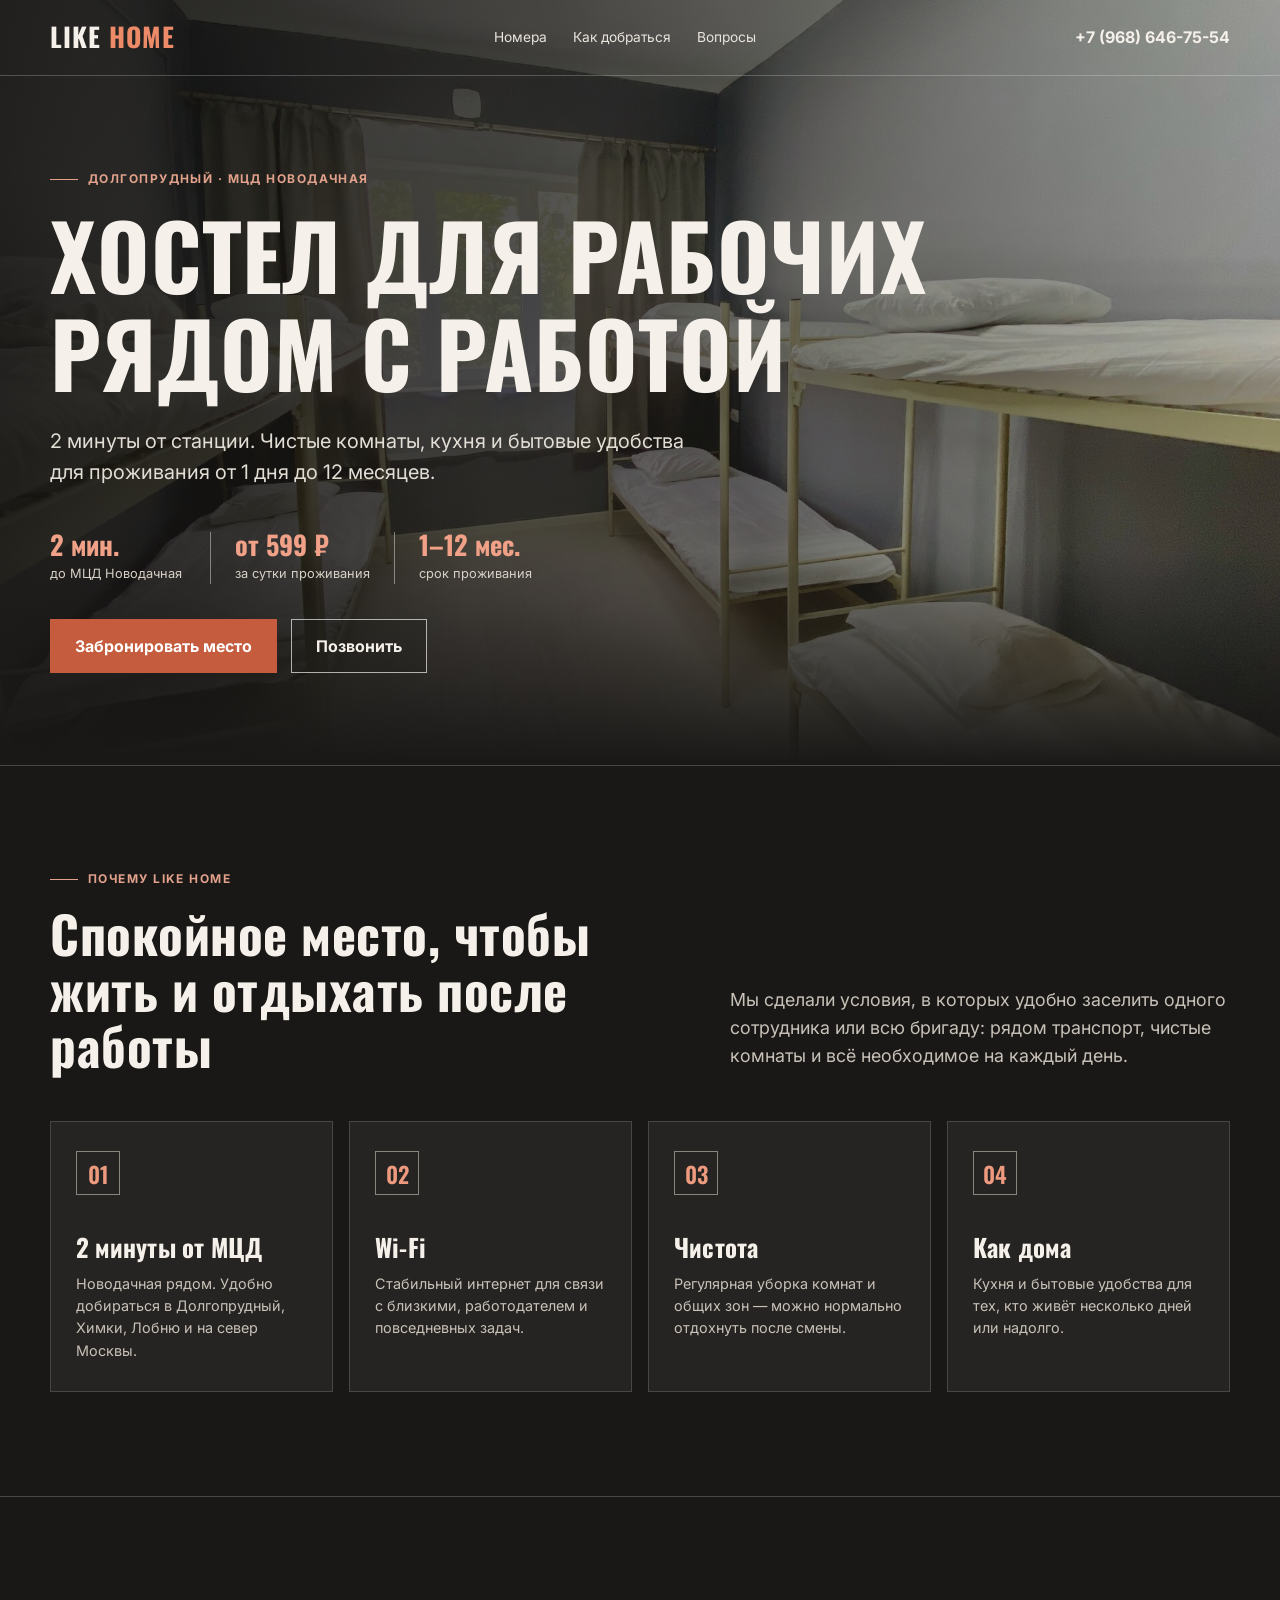
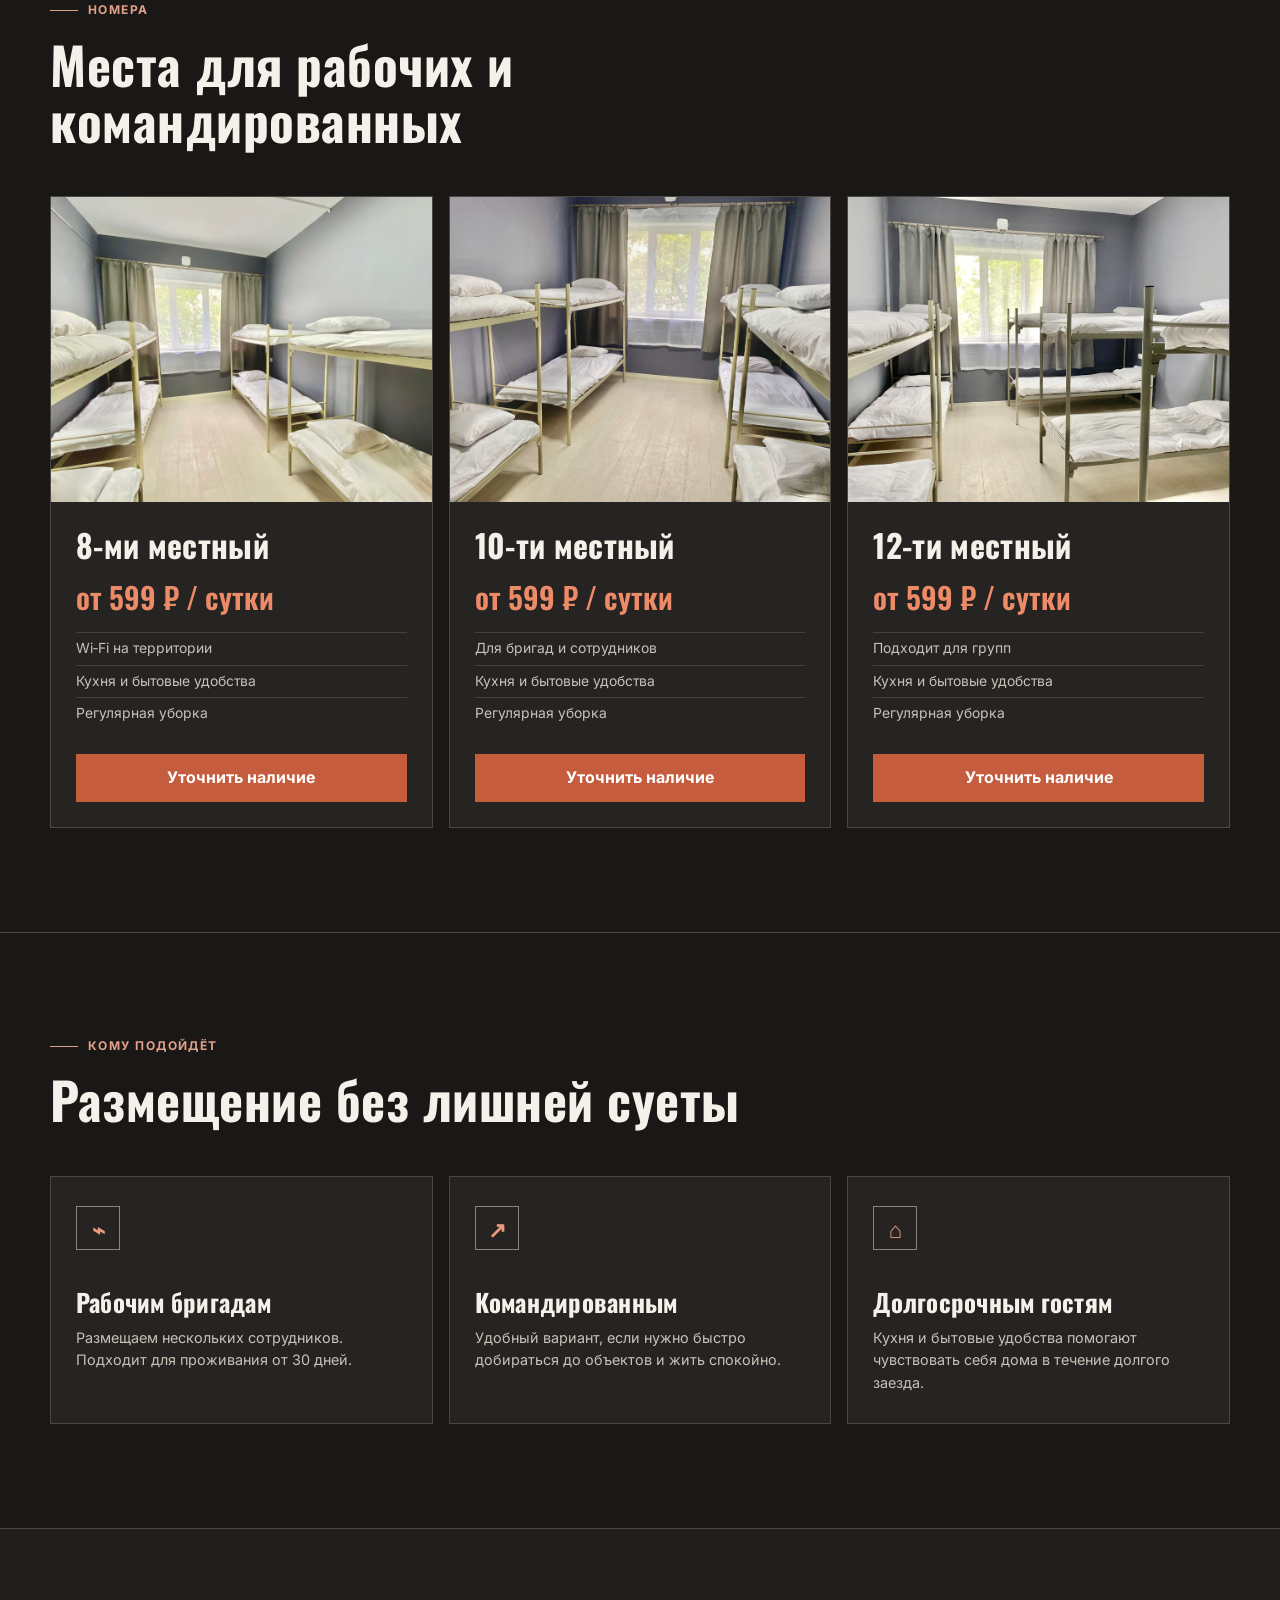
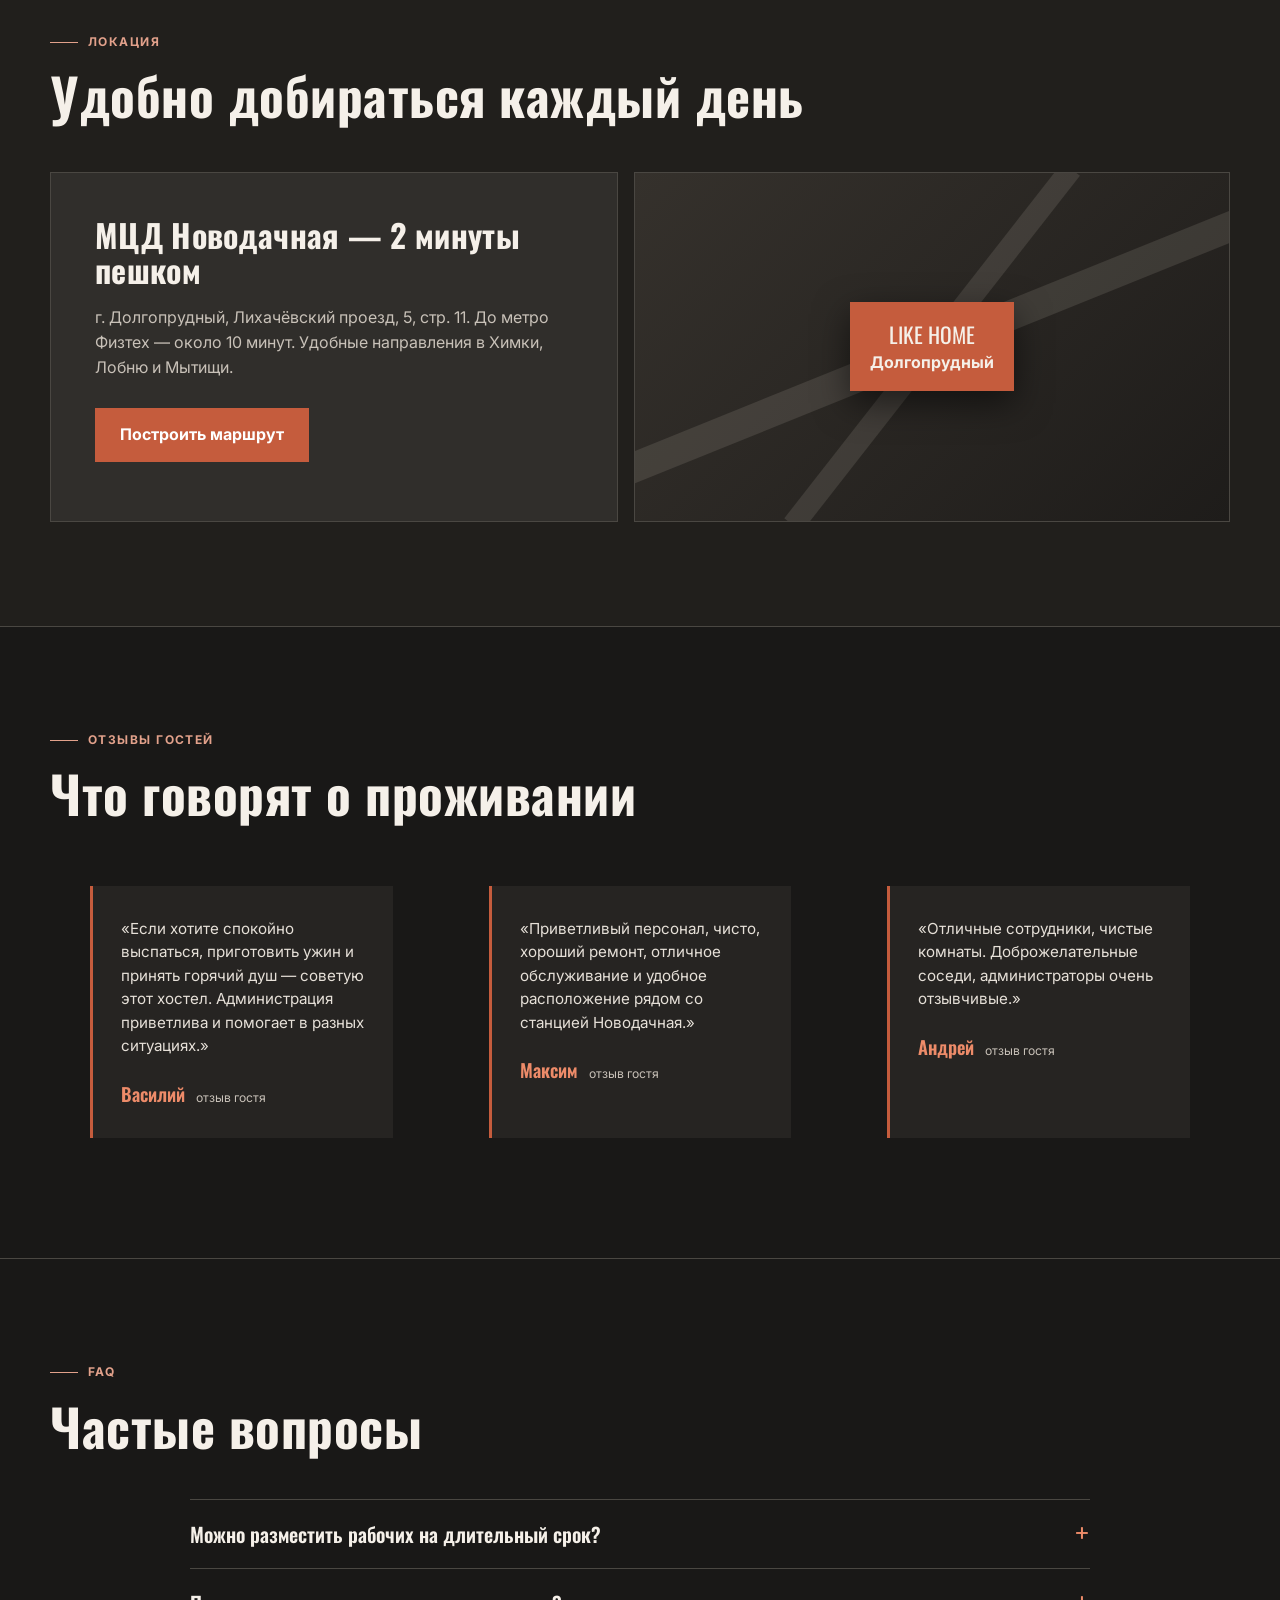
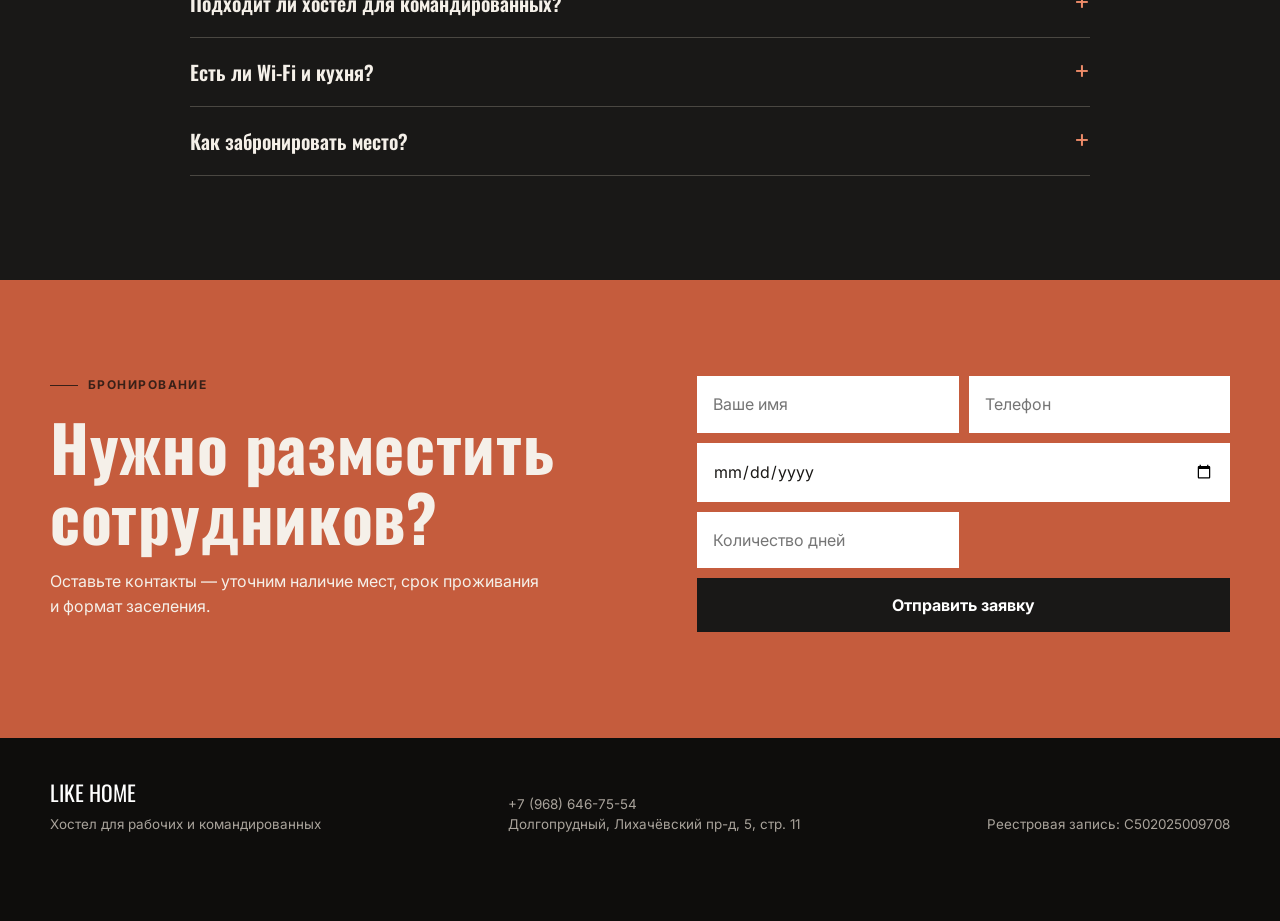
<file: index.html>
<!doctype html>
<html lang="ru">
<head>
  <meta charset="utf-8">
  <meta name="viewport" content="width=device-width, initial-scale=1">
  <meta name="theme-color" content="#191817">
  <meta name="description" content="Like Home — хостел для рабочих и командированных в Долгопрудном, в 2 минутах от МЦД Новодачная. От 599 ₽ в сутки.">
  <title>Like Home — хостел для рабочих у МЦД Новодачная</title>
  <link rel="preconnect" href="https://fonts.googleapis.com">
  <link rel="preconnect" href="https://fonts.gstatic.com" crossorigin>
  <link href="https://fonts.googleapis.com/css2?family=Inter:wght@400;500;600;700&family=Oswald:wght@500;600;700&display=swap" rel="stylesheet">
  <script type="application/ld+json">
  {"@context":"https://schema.org","@type":"LodgingBusiness","name":"Like Home","telephone":"+7 (968) 646-75-54","priceRange":"от 599 ₽/сутки","address":{"@type":"PostalAddress","streetAddress":"Лихачёвский проезд, 5, стр. 11","addressLocality":"Долгопрудный","addressRegion":"Московская область","addressCountry":"RU"}}
  </script>
  <style>
    :root{--ink:#191817;--ink-2:#262422;--card:#302e2b;--line:#4a4742;--paper:#f5f0e9;--muted:#c8c1b8;--accent:#c55c3d;--accent-hi:#df7655;--max:1180px}
    *{box-sizing:border-box} html{scroll-behavior:smooth} body{margin:0;background:var(--ink);color:var(--paper);font-family:Inter,Arial,sans-serif;line-height:1.55} a{color:inherit;text-decoration:none} img{display:block;max-width:100%} button,input{font:inherit}
    .wrap{width:min(calc(100% - 40px),var(--max));margin:auto}.eyebrow{display:flex;align-items:center;gap:10px;color:#e2a18b;font-size:.75rem;font-weight:700;letter-spacing:.12em;text-transform:uppercase;margin:0 0 16px}.eyebrow:before{content:"";width:28px;height:1px;background:currentColor}h1,h2,h3{font-family:Oswald,Impact,sans-serif;letter-spacing:.01em;line-height:1.1;margin:0}h2{font-size:clamp(2rem,4vw,3.35rem);max-width:760px}p{margin:0}.section{padding:104px 0;border-top:1px solid var(--line)}
    .header{height:76px;position:absolute;z-index:2;left:0;right:0;border-bottom:1px solid rgba(255,255,255,.22)}.nav{height:100%;display:flex;align-items:center;justify-content:space-between;gap:24px}.brand{font-family:Oswald,sans-serif;font-size:1.65rem;font-weight:700;letter-spacing:.04em}.brand b{color:#ed8b69}.nav__links{display:flex;gap:26px;align-items:center;color:#e9e4dc;font-size:.86rem}.nav__links a:hover{color:#fff}.nav__phone{font-weight:700;white-space:nowrap}
    .hero{min-height:760px;display:flex;align-items:end;position:relative;isolation:isolate;background:linear-gradient(90deg,rgba(17,16,15,.91) 0%,rgba(17,16,15,.72) 43%,rgba(17,16,15,.27)),url('8.jpg') center/cover}.hero:after{content:"";position:absolute;inset:0;z-index:-1;background:linear-gradient(0deg,var(--ink),transparent 28%)}.hero__inner{padding:170px 0 92px}.hero h1{font-size:clamp(3.2rem,7vw,6.6rem);max-width:920px;text-transform:uppercase}.hero__lead{margin-top:24px;max-width:650px;font-size:clamp(1rem,1.7vw,1.25rem);color:#e2ddd5}.hero__facts{display:flex;flex-wrap:wrap;gap:0;margin:44px 0 35px}.fact{border-left:1px solid rgba(255,255,255,.42);padding:0 24px;min-width:160px}.fact:first-child{padding-left:0;border:0}.fact strong{display:block;font:700 1.65rem/1 Oswald,sans-serif;color:#f0a187}.fact span{display:block;color:#d7d0c7;font-size:.8rem;margin-top:6px}.actions{display:flex;gap:14px;flex-wrap:wrap}.btn{min-height:54px;padding:0 24px;display:inline-flex;align-items:center;justify-content:center;border:1px solid transparent;font-weight:700;cursor:pointer;transition:.2s}.btn--main{background:var(--accent);color:#fff}.btn--main:hover{background:var(--accent-hi);transform:translateY(-2px)}.btn--line{border-color:rgba(255,255,255,.65);background:rgba(25,24,23,.25)}.btn--line:hover{background:#fff;color:var(--ink)}
    .intro{display:grid;grid-template-columns:1.1fr .9fr;gap:68px;align-items:end}.intro p:last-child{font-size:1.12rem;color:var(--muted);padding-bottom:4px}.grid{display:grid;gap:16px;margin-top:48px}.benefits{grid-template-columns:repeat(4,1fr)}.tile{background:var(--ink-2);border:1px solid var(--line);padding:29px 25px;min-height:245px}.tile__icon{width:44px;height:44px;display:grid;place-items:center;border:1px solid #8b857e;color:#ee9a7e;font:600 1.4rem Oswald,sans-serif;margin-bottom:38px}.tile h3{font-size:1.55rem}.tile p{color:var(--muted);font-size:.9rem;margin-top:12px}
    .rooms{grid-template-columns:repeat(3,1fr)}.room{background:var(--ink-2);border:1px solid var(--line);overflow:hidden}.room__photo{aspect-ratio:1.25;overflow:hidden}.room__photo img{width:100%;height:100%;object-fit:cover;transition:transform .5s}.room:hover img{transform:scale(1.04)}.room__body{padding:25px}.room__body h3{font-size:2rem}.price{font:600 1.85rem Oswald,sans-serif;color:#ed8b69;margin:13px 0}.room ul{list-style:none;padding:0;margin:0 0 24px;color:var(--muted);font-size:.87rem}.room li{padding:5px 0;border-top:1px solid #44413d}.room .btn{width:100%;min-height:48px}
    .audience{grid-template-columns:repeat(3,1fr)}.audience .tile{min-height:205px}.location{background:#211f1c}.location__grid{display:grid;grid-template-columns:1fr 1.05fr;gap:16px;margin-top:48px}.location__text{padding:44px;background:var(--card);border:1px solid var(--line)}.location__text h3{font-size:2rem}.location__text p{color:var(--muted);margin:18px 0 28px}.map{min-height:350px;background:linear-gradient(135deg,#35312c,#1e1c1a);border:1px solid var(--line);display:grid;place-items:center;position:relative;overflow:hidden}.map:before,.map:after{content:"";position:absolute;background:rgba(229,216,200,.12);transform:rotate(-22deg)}.map:before{width:130%;height:30px}.map:after{height:130%;width:22px;transform:rotate(38deg)}.map__pin{z-index:1;text-align:center;background:var(--accent);padding:16px 20px;font-weight:700;box-shadow:0 12px 35px #0008}.map__pin span{display:block;font:1.35rem Oswald,sans-serif}
    .reviews{grid-template-columns:repeat(3,1fr)}.quote{background:var(--ink-2);padding:31px 28px;border-left:3px solid var(--accent)}.quote p{color:#e6e0d8;font-size:.95rem}.quote footer{font:600 1.15rem Oswald,sans-serif;color:#ed8b69;margin-top:22px}.quote small{font:400 .76rem Inter,sans-serif;color:var(--muted);margin-left:6px}.faq{max-width:900px;margin:45px auto 0}.faq details{border-top:1px solid var(--line);padding:19px 0}.faq details:last-child{border-bottom:1px solid var(--line)}.faq summary{font:600 1.25rem Oswald,sans-serif;cursor:pointer;list-style:none;display:flex;justify-content:space-between;gap:20px}.faq summary:after{content:'+';font:1.55rem/1 Inter,sans-serif;color:#ed8b69}.faq details[open] summary:after{content:'−'}.faq p{color:var(--muted);padding:14px 36px 2px 0}
    .cta{padding:96px 0;background:var(--accent)}.cta__inner{display:grid;grid-template-columns:1fr .9fr;gap:55px;align-items:start}.cta h2{font-size:clamp(2.5rem,5vw,4.5rem)}.form{display:grid;grid-template-columns:1fr 1fr;gap:10px}.form input{min-width:0;border:1px solid rgba(255,255,255,.55);background:#fff;color:#1a1816;padding:15px}.form .wide{grid-column:1/-1}.form .btn{background:var(--ink);color:#fff}.form .btn:hover{background:#000}.form__status{grid-column:1/-1;font-size:.85rem}.footer{padding:38px 0 86px;background:#0e0d0c;color:#a9a39b;font-size:.84rem}.footer__inner{display:flex;gap:24px;justify-content:space-between;align-items:flex-end}.footer strong{display:block;color:#fff;font:1.35rem Oswald,sans-serif;margin-bottom:6px}.mobile-cta{display:none}
    @media screen and (max-width: 800px){.wrap{width:min(calc(100% - 32px),var(--max))}.nav__links,.nav__phone{display:none}.header{height:64px}.hero{min-height:720px;background-position:57% center}.hero__inner{padding:130px 0 76px}.hero h1{font-size:3.35rem}.hero__facts{margin:32px 0}.fact{padding:0 14px;min-width:105px}.fact strong{font-size:1.35rem}.intro,.location__grid,.cta__inner{grid-template-columns:1fr;gap:30px}.benefits,.rooms,.audience,.reviews{grid-template-columns:1fr}.section{padding:72px 0}.grid{margin-top:32px}.tile{min-height:auto}.tile__icon{margin-bottom:25px}.location__text{padding:30px}.map{min-height:245px}.cta{padding:70px 0}.footer{padding-bottom:100px}.footer__inner{display:block}.footer__inner>*+*{margin-top:18px}.mobile-cta{display:block;position:fixed;z-index:4;bottom:0;left:0;right:0;padding:10px 16px;background:#141311ee;border-top:1px solid #555}.mobile-cta .btn{width:100%}}
    @media screen and (max-width: 440px){.hero h1{font-size:2.85rem}.hero__facts{gap:14px}.fact{border:0;padding:0}.fact:not(:first-child){border-left:1px solid #aaa;padding-left:14px}.actions .btn{width:100%}.form{grid-template-columns:1fr}.form .wide{grid-column:auto}}
  </style>
</head>
<body>
  <header class="header"><div class="wrap nav"><a class="brand" href="#top">LIKE <b>HOME</b></a><nav class="nav__links" aria-label="Навигация"><a href="#rooms">Номера</a><a href="#location">Как добраться</a><a href="#faq">Вопросы</a></nav><a class="nav__phone" href="tel:+79686467554">+7 (968) 646-75-54</a></div></header>
  <main id="top">
    <section class="hero"><div class="wrap hero__inner"><p class="eyebrow">Долгопрудный · МЦД Новодачная</p><h1>Хостел для рабочих<br>рядом с работой</h1><p class="hero__lead">2 минуты от станции. Чистые комнаты, кухня и бытовые удобства для проживания от 1 дня до 12 месяцев.</p><div class="hero__facts"><div class="fact"><strong>2 мин.</strong><span>до МЦД Новодачная</span></div><div class="fact"><strong>от 599 ₽</strong><span>за сутки проживания</span></div><div class="fact"><strong>1–12 мес.</strong><span>срок проживания</span></div></div><div class="actions"><a class="btn btn--main" href="#booking">Забронировать место</a><a class="btn btn--line" href="tel:+79686467554">Позвонить</a></div></div></section>
    <section class="section"><div class="wrap intro"><div><p class="eyebrow">Почему Like Home</p><h2>Спокойное место, чтобы жить и отдыхать после работы</h2></div><p>Мы сделали условия, в которых удобно заселить одного сотрудника или всю бригаду: рядом транспорт, чистые комнаты и всё необходимое на каждый день.</p></div><div class="wrap grid benefits"><article class="tile"><div class="tile__icon">01</div><h3>2 минуты от МЦД</h3><p>Новодачная рядом. Удобно добираться в Долгопрудный, Химки, Лобню и на север Москвы.</p></article><article class="tile"><div class="tile__icon">02</div><h3>Wi‑Fi</h3><p>Стабильный интернет для связи с близкими, работодателем и повседневных задач.</p></article><article class="tile"><div class="tile__icon">03</div><h3>Чистота</h3><p>Регулярная уборка комнат и общих зон — можно нормально отдохнуть после смены.</p></article><article class="tile"><div class="tile__icon">04</div><h3>Как дома</h3><p>Кухня и бытовые удобства для тех, кто живёт несколько дней или надолго.</p></article></div></section>
    <section class="section" id="rooms"><div class="wrap"><p class="eyebrow">Номера</p><h2>Места для рабочих и командированных</h2><div class="grid rooms"><article class="room"><div class="room__photo"><img src="8.jpg" alt="8-ми местный номер Like Home"></div><div class="room__body"><h3>8-ми местный</h3><p class="price">от 599 ₽ / сутки</p><ul><li>Wi‑Fi на территории</li><li>Кухня и бытовые удобства</li><li>Регулярная уборка</li></ul><a class="btn btn--main" href="#booking">Уточнить наличие</a></div></article><article class="room"><div class="room__photo"><img src="10.jpg" alt="10-ти местный номер Like Home"></div><div class="room__body"><h3>10-ти местный</h3><p class="price">от 599 ₽ / сутки</p><ul><li>Для бригад и сотрудников</li><li>Кухня и бытовые удобства</li><li>Регулярная уборка</li></ul><a class="btn btn--main" href="#booking">Уточнить наличие</a></div></article><article class="room"><div class="room__photo"><img src="12.jpg" alt="12-ти местный номер Like Home"></div><div class="room__body"><h3>12-ти местный</h3><p class="price">от 599 ₽ / сутки</p><ul><li>Подходит для групп</li><li>Кухня и бытовые удобства</li><li>Регулярная уборка</li></ul><a class="btn btn--main" href="#booking">Уточнить наличие</a></div></article></div></div></section>
    <section class="section"><div class="wrap"><p class="eyebrow">Кому подойдёт</p><h2>Размещение без лишней суеты</h2><div class="grid audience"><article class="tile"><div class="tile__icon">⌁</div><h3>Рабочим бригадам</h3><p>Размещаем нескольких сотрудников. Подходит для проживания от 30 дней.</p></article><article class="tile"><div class="tile__icon">↗</div><h3>Командированным</h3><p>Удобный вариант, если нужно быстро добираться до объектов и жить спокойно.</p></article><article class="tile"><div class="tile__icon">⌂</div><h3>Долгосрочным гостям</h3><p>Кухня и бытовые удобства помогают чувствовать себя дома в течение долгого заезда.</p></article></div></div></section>
    <section class="section location" id="location"><div class="wrap"><p class="eyebrow">Локация</p><h2>Удобно добираться каждый день</h2><div class="location__grid"><div class="location__text"><h3>МЦД Новодачная — 2 минуты пешком</h3><p>г. Долгопрудный, Лихачёвский проезд, 5, стр. 11. До метро Физтех — около 10 минут. Удобные направления в Химки, Лобню и Мытищи.</p><a class="btn btn--main" target="_blank" rel="noopener" href="https://yandex.ru/maps/?text=%D0%94%D0%BE%D0%BB%D0%B3%D0%BE%D0%BF%D1%80%D1%83%D0%B4%D0%BD%D1%8B%D0%B9%2C%20%D0%9B%D0%B8%D1%85%D0%B0%D1%87%D1%91%D0%B2%D1%81%D0%BA%D0%B8%D0%B9%20%D0%BF%D1%80%D0%BE%D0%B5%D0%B7%D0%B4%2C%205%2C%20%D1%81%D1%82%D1%80.%2011">Построить маршрут</a></div><div class="map" aria-label="Расположение хостела"><div class="map__pin"><span>LIKE HOME</span>Долгопрудный</div></div></div></div></section>
    <section class="section"><div class="wrap"><p class="eyebrow">Отзывы гостей</p><h2>Что говорят о проживании</h2><div class="grid reviews"><blockquote class="quote"><p>«Если хотите спокойно выспаться, приготовить ужин и принять горячий душ — советую этот хостел. Администрация приветлива и помогает в разных ситуациях.»</p><footer>Василий <small>отзыв гостя</small></footer></blockquote><blockquote class="quote"><p>«Приветливый персонал, чисто, хороший ремонт, отличное обслуживание и удобное расположение рядом со станцией Новодачная.»</p><footer>Максим <small>отзыв гостя</small></footer></blockquote><blockquote class="quote"><p>«Отличные сотрудники, чистые комнаты. Доброжелательные соседи, администраторы очень отзывчивые.»</p><footer>Андрей <small>отзыв гостя</small></footer></blockquote></div></div></section>
    <section class="section" id="faq"><div class="wrap"><p class="eyebrow">FAQ</p><h2>Частые вопросы</h2><div class="faq"><details><summary>Можно разместить рабочих на длительный срок?</summary><p>Да. Размещение подходит для проживания от 30 дней, а условия для бригады можно уточнить по телефону.</p></details><details><summary>Подходит ли хостел для командированных?</summary><p>Да. Близость к МЦД Новодачная помогает быстро добираться до Долгопрудного и соседних районов.</p></details><details><summary>Есть ли Wi‑Fi и кухня?</summary><p>Да, в хостеле есть Wi‑Fi и бытовые удобства для самостоятельного проживания.</p></details><details><summary>Как забронировать место?</summary><p>Оставьте заявку ниже или позвоните по номеру +7 (968) 646-75-54. Подскажем наличие и условия заезда.</p></details></div></div></section>
    <section class="cta" id="booking"><div class="wrap cta__inner"><div><p class="eyebrow" style="color:#392018">Бронирование</p><h2>Нужно разместить сотрудников?</h2><p style="margin-top:18px;max-width:500px">Оставьте контакты — уточним наличие мест, срок проживания и формат заселения.</p></div><form class="form" action="send_booking.php" method="post" id="booking-form"><input name="name" required minlength="2" placeholder="Ваше имя"><input name="phone" required minlength="6" placeholder="Телефон"><input class="wide" type="date" name="checkin" required aria-label="Дата заселения"><input name="days" type="number" min="1" max="60" required placeholder="Количество дней"><input name="website" tabindex="-1" autocomplete="off" style="position:absolute;left:-9999px" aria-hidden="true"><button class="btn wide" type="submit">Отправить заявку</button><p class="form__status" id="form-status" aria-live="polite"></p></form></div></section>
  </main>
  <footer class="footer"><div class="wrap footer__inner"><div><strong>LIKE HOME</strong><span>Хостел для рабочих и командированных</span></div><div><a href="tel:+79686467554">+7 (968) 646-75-54</a><br>Долгопрудный, Лихачёвский пр-д, 5, стр. 11</div><div>Реестровая запись: С502025009708</div></div></footer>
  <div class="mobile-cta"><a class="btn btn--main" href="tel:+79686467554">Позвонить и забронировать</a></div>
  <script>
    document.getElementById('booking-form').addEventListener('submit',async function(e){e.preventDefault();const status=document.getElementById('form-status');status.textContent='Отправляем…';try{const r=await fetch(this.action,{method:'POST',body:new FormData(this)}),d=await r.json();if(!r.ok||!d.ok)throw new Error(d.error||'Не удалось отправить заявку');status.textContent='Заявка отправлена. Мы свяжемся с вами.';this.reset()}catch(err){status.textContent=err.message+' Позвоните: +7 (968) 646-75-54.'}});
  </script>
</body>
</html>
</file>
